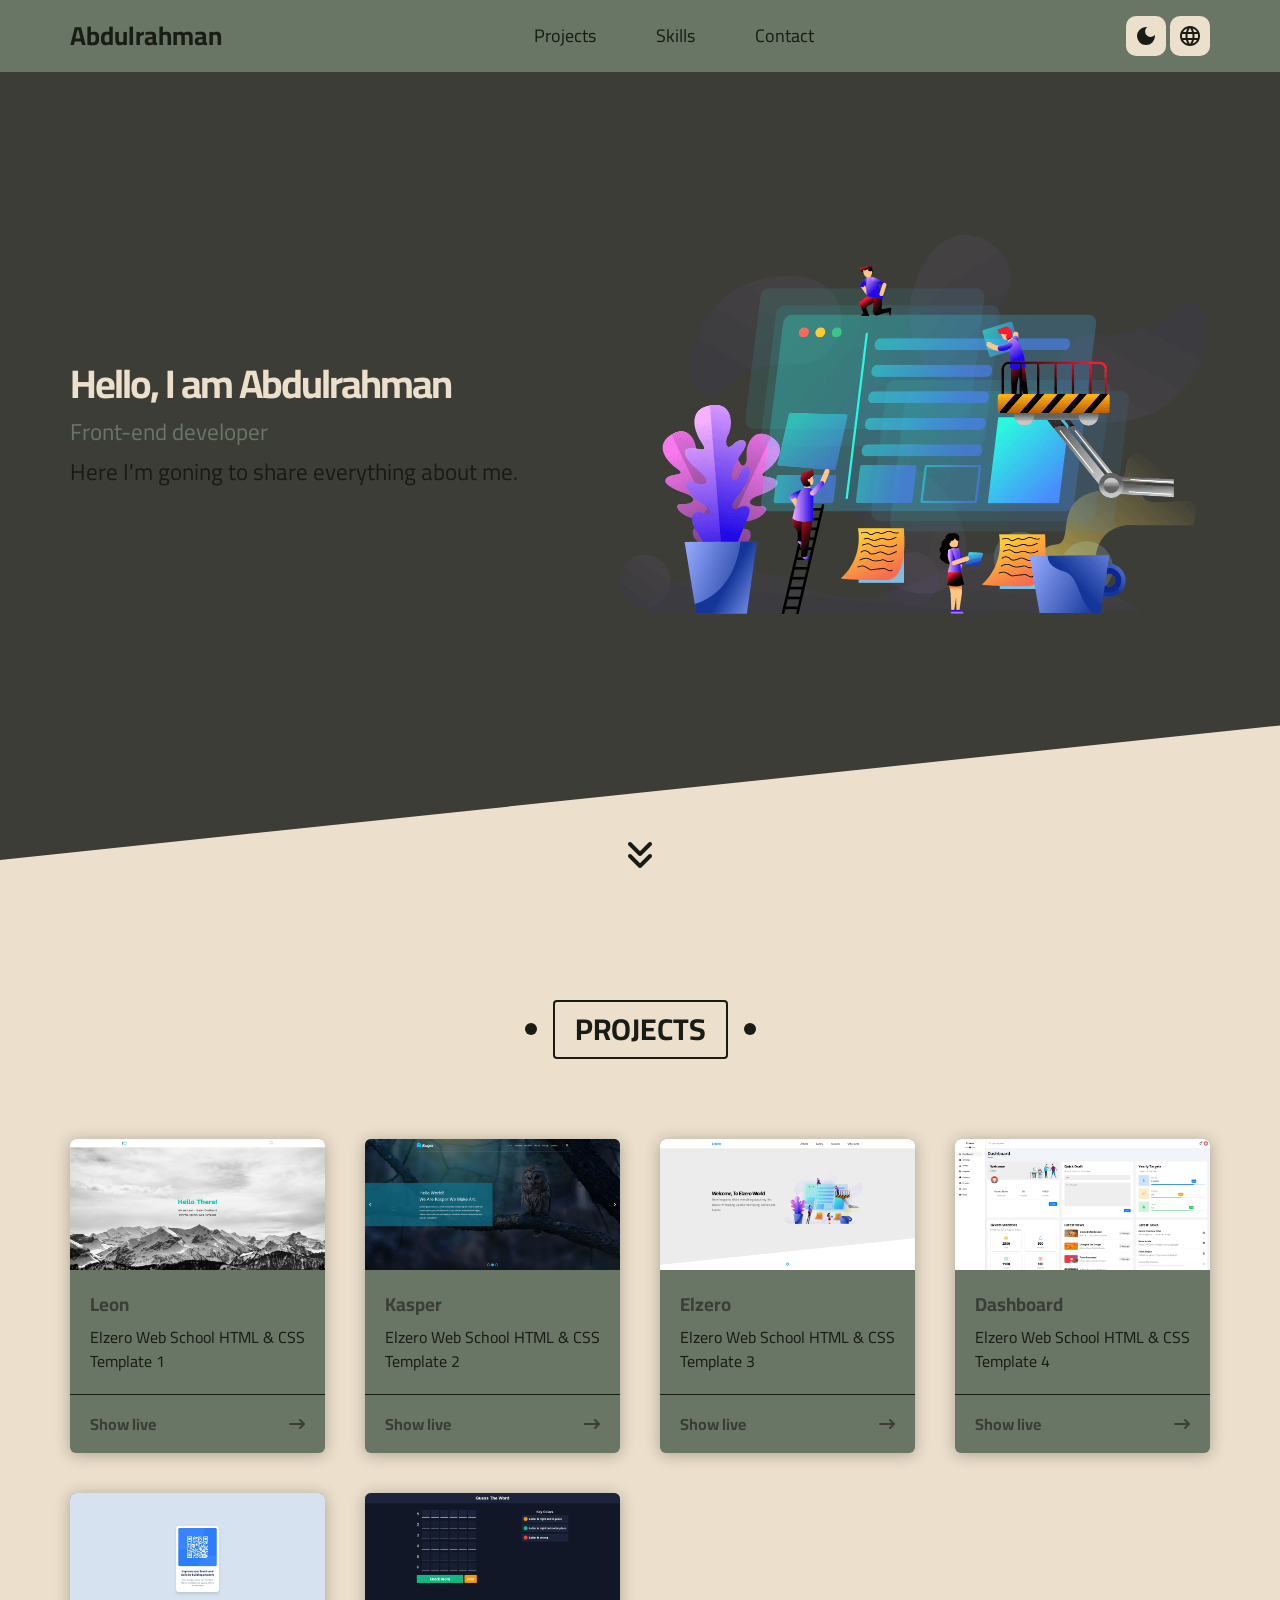
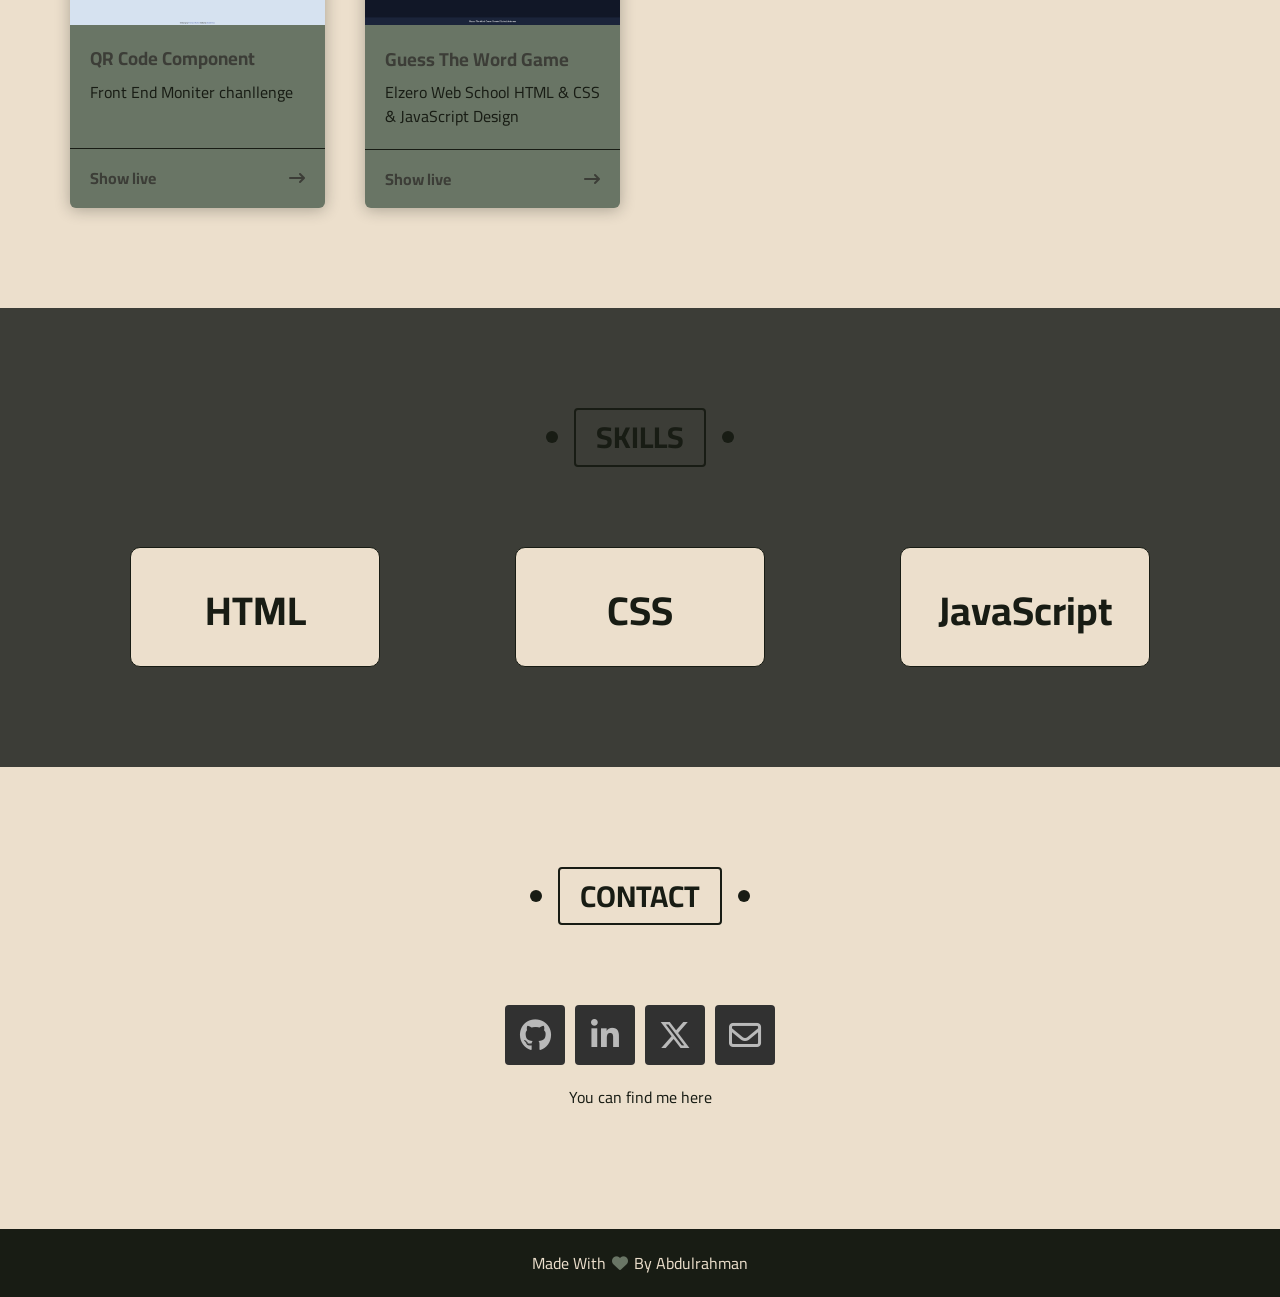
<file: index.html>
<!DOCTYPE html>
<html lang="en">

<head>
    <meta charset="UTF-8">
    <meta name="viewport" content="width=device-width, initial-scale=1.0">
    <title>Abdulrahman</title>
    <link rel="icon" href="imgs/favicon.ico" type="image/x-icon">
    <link rel="stylesheet" href="css/normalize.css">
    <!-- Font Awesome File -->
    <link rel="stylesheet" href="css/all.min.css">
    <link rel="stylesheet" href="css/main.css">
    <!-- Google Fonts -->
    <link rel="preconnect" href="https://fonts.googleapis.com">
    <link rel="preconnect" href="https://fonts.gstatic.com" crossorigin>
    <link href="https://fonts.googleapis.com/css2?family=Cairo:wght@200..1000&display=swap" rel="stylesheet">
</head>

<body>
    <!-- Start Header -->
    <div class="header" id="header">
        <div class="container">
            <a href="#" class="logo" data-i18n="logo"></a>
            <ul class="main-nav">
                <li><a href="#projects" data-i18n="projects"></a></li>
                <li><a href="#my-skills" data-i18n="skills"></a></li>
                <li><a href="#contact" data-i18n="contact"></a></li>
            </ul>
            <div class="switches">
                <button id="theme-switch">
                    <svg xmlns="http://www.w3.org/2000/svg" height="24px" viewBox="0 -960 960 960" width="24px" fill="#e3e3e3"><path d="M480-120q-150 0-255-105T120-480q0-150 105-255t255-105q14 0 27.5 1t26.5 3q-41 29-65.5 75.5T444-660q0 90 63 153t153 63q55 0 101-24.5t75-65.5q2 13 3 26.5t1 27.5q0 150-105 255T480-120Z"/></svg>
                    <svg xmlns="http://www.w3.org/2000/svg" height="24px" viewBox="0 -960 960 960" width="24px" fill="#e3e3e3"><path d="M480-280q-83 0-141.5-58.5T280-480q0-83 58.5-141.5T480-680q83 0 141.5 58.5T680-480q0 83-58.5 141.5T480-280ZM200-440H40v-80h160v80Zm720 0H760v-80h160v80ZM440-760v-160h80v160h-80Zm0 720v-160h80v160h-80ZM256-650l-101-97 57-59 96 100-52 56Zm492 496-97-101 53-55 101 97-57 59Zm-98-550 97-101 59 57-100 96-56-52ZM154-212l101-97 55 53-97 101-59-57Z"/></svg>
                </button>
                <button id="lang-switch">
                    <svg xmlns="http://www.w3.org/2000/svg" height="24px" viewBox="0 -960 960 960" width="24px" fill="#e3e3e3"><path d="M480-80q-82 0-155-31.5t-127.5-86Q143-252 111.5-325T80-480q0-83 31.5-155.5t86-127Q252-817 325-848.5T480-880q83 0 155.5 31.5t127 86q54.5 54.5 86 127T880-480q0 82-31.5 155t-86 127.5q-54.5 54.5-127 86T480-80Zm0-82q26-36 45-75t31-83H404q12 44 31 83t45 75Zm-104-16q-18-33-31.5-68.5T322-320H204q29 50 72.5 87t99.5 55Zm208 0q56-18 99.5-55t72.5-87H638q-9 38-22.5 73.5T584-178ZM170-400h136q-3-20-4.5-39.5T300-480q0-21 1.5-40.5T306-560H170q-5 20-7.5 39.5T160-480q0 21 2.5 40.5T170-400Zm216 0h188q3-20 4.5-39.5T580-480q0-21-1.5-40.5T574-560H386q-3 20-4.5 39.5T380-480q0 21 1.5 40.5T386-400Zm268 0h136q5-20 7.5-39.5T800-480q0-21-2.5-40.5T790-560H654q3 20 4.5 39.5T660-480q0 21-1.5 40.5T654-400Zm-16-240h118q-29-50-72.5-87T584-782q18 33 31.5 68.5T638-640Zm-234 0h152q-12-44-31-83t-45-75q-26 36-45 75t-31 83Zm-200 0h118q9-38 22.5-73.5T376-782q-56 18-99.5 55T204-640Z"/></svg>
                    <!-- <svg xmlns="http://www.w3.org/2000/svg" height="24px" viewBox="0 -960 960 960" width="24px" fill="#e3e3e3"><path d="m480-80-40-120H160q-33 0-56.5-23.5T80-280v-520q0-33 23.5-56.5T160-880h240l35 120h365q35 0 57.5 22.5T880-680v520q0 33-22.5 56.5T800-80H480ZM286-376q69 0 113.5-44.5T444-536q0-8-.5-14.5T441-564H283v62h89q-8 28-30.5 43.5T287-443q-39 0-67-28t-28-69q0-41 28-69t67-28q18 0 34 6.5t29 19.5l49-47q-21-22-50.5-34T286-704q-67 0-114.5 47.5T124-540q0 69 47.5 116.5T286-376Zm268 20 22-21q-14-17-25.5-33T528-444l26 88Zm50-51q28-33 42.5-63t19.5-47H507l12 42h40q8 15 19 32.5t26 35.5Zm-84 287h280q18 0 29-11.5t11-28.5v-520q0-18-11-29t-29-11H447l47 162h79v-42h41v42h146v41h-51q-10 38-30 74t-47 67l109 107-29 29-108-108-36 37 32 111-80 80Z"/></svg> -->
                    <!-- <svg xmlns="http://www.w3.org/2000/svg" height="24px" viewBox="0 -960 960 960" width="24px" fill="#e3e3e3"><path d="m476-80 182-480h84L924-80h-84l-43-122H603L560-80h-84ZM160-200l-56-56 202-202q-35-35-63.5-80T190-640h84q20 39 40 68t48 58q33-33 68.5-92.5T484-720H40v-80h280v-80h80v80h280v80H564q-21 72-63 148t-83 116l96 98-30 82-122-125-202 201Zm468-72h144l-72-204-72 204Z"/></svg> -->
                </button>

            </div>
        </div>
    </div>
    <!-- End Header -->
    <!-- Start Landing -->
    <div class="landing">
        <div class="container">
            <div class="text">
                <h1 data-i18n="landing-header"></h1>
                <p data-i18n="landing-p"></p>
            </div>
            <div class="image">
                <img src="imgs/landing-image.png" alt="Landing image">
            </div>
        </div>
        <a href="#projects" class="go-down">
            <i class="fa-solid fa-angles-down fa-2x"></i>
        </a>
    </div>
    <!-- End Landing -->
    <!-- Start Projects -->
    <div class="projects" id="projects">
        <h2 class="main-title" data-i18n="projects"></h2>
        <div class="container">
            <!-- 1st box -->
            <div class="box">
                <img src="imgs/project-01.png" alt="Project 01 image">
                <div class="content">
                    <h3>Leon</h3>
                    <p>Elzero Web School HTML & CSS Template 1</p>
                </div>
                <div class="info">
                    <a href="https://d7omii.github.io/HTML_And_CSS_Template_One/" data-i18n="show"></a>
                    <span data-i18n="arrow"></span>
                </div>
            </div>
            <!-- 2nd box -->
            <div class="box">
                <img src="imgs/project-02.png" alt="Project 02 image">
                <div class="content">
                    <h3>Kasper</h3>
                    <p>Elzero Web School HTML & CSS Template 2</p>
                </div>
                <div class="info">
                    <a href="https://d7omii.github.io/HTML_And_CSS_Template_Two/" data-i18n="show"></a>
                    <span data-i18n="arrow"></span>
                </div>
            </div>
            <!-- 3rd box -->
            <div class="box">
                <img src="imgs/project-03.png" alt="Project 03 image">
                <div class="content">
                    <h3>Elzero</h3>
                    <p>Elzero Web School HTML & CSS Template 3</p>
                </div>
                <div class="info">
                    <a href="https://d7omii.github.io/HTML_And_CSS_Template_Three/" data-i18n="show"></a>
                    <span data-i18n="arrow"></span>
                </div>
            </div>
            <!-- 4th box -->
            <div class="box">
                <img src="imgs/project-04.png" alt="Project 04 image">
                <div class="content">
                    <h3>Dashboard</h3>
                    <p>Elzero Web School HTML & CSS Template 4</p>
                </div>
                <div class="info">
                    <a href="https://d7omii.github.io/HTML_And_CSS_Template_Four/" data-i18n="show"></a>
                    <span data-i18n="arrow"></span>
                </div>
            </div>
            <!-- 5th box -->
            <div class="box">
                <img src="imgs/project-05.png" alt="Project 05 image">
                <div class="content">
                    <h3>QR Code Component</h3>
                    <p>Front End Moniter chanllenge</p>
                </div>
                <div class="info">
                    <a href="/projects/FrontEndMentor/Newbie/qr-code-component/" data-i18n="show"></a>
                    <span data-i18n="arrow"></span>
                </div>
            </div>
            <!-- 6th box -->
            <div class="box">
                <img src="imgs/Guess-The-Word.png" alt="Project 06 image">
                <div class="content">
                    <h3>Guess The Word Game</h3>
                    <p>Elzero Web School HTML & CSS & JavaScript Design</p>
                </div>
                <div class="info">
                    <a href="https://d7omii.github.io/Guess-The-Word-Game/" data-i18n="show"></a>
                    <span data-i18n="arrow"></span>
                </div>
            </div>
        </div>
    </div>
    <!-- End Projects -->
    <!-- Start My Skills -->
    <div class="my-skills" id="my-skills">
        <h2 class="main-title" data-i18n="skills"></h2>
        <div class="container">
                <div class="skill">
                    <h3>HTML</h3>
                </div>
                <div class="skill">
                    <h3>CSS</h3>
                </div>
                <div class="skill">
                    <h3>JavaScript</h3>
                </div>
        </div>
    </div>
    <!-- Separator -->
    <!-- <div class="spikes"></div> -->
    <!-- End My Skills -->
    <!-- Start Contact -->
    <div class="contact" id="contact">
        <h2 class="main-title" data-i18n="contact"></h2>
        <div class="container">
            <ul class="social">
                <li><a class="github" href="https://github.com/D7omii" target="_blank"><i
                            class="fa-brands fa-github fa-2x"></i></a></li>
                <li><a class="linkedin" href="https://www.linkedin.com/in/abdurahman-alshamrani-961b251a7"
                        target="_blank"><i class="fa-brands fa-linkedin-in fa-2x"></i></a></li>
                <li><a class="x-twitter" href="https://x.com/AboDa7m_001" target="_blank"><i
                            class="fa-brands fa-x-twitter fa-2x"></i></a></li>
                <li><a class="email" href="mailto:abdulrahman.a.m.alshamrani@gmail.com"><i
                            class="fa-regular fa-envelope fa-2x"></i></a></li>
            </ul>
            <p class="text" data-i18n="contact-txt"></p>
        </div>
    </div>
    <!-- End Contact -->
    <!-- Start Footer -->
    <div class="footer">
        <p class="copyright" data-i18n="copyright"></p>
    </div>
    <!-- End Footer -->
    <script type="text/JavaScript" src="languages.js"></script>
    <script type="text/JavaScript" src="darkmode.js" defer></script>
    <!-- <script src="index.js"></script> -->
</body>

</html>
</file>
<file: css/main.css>
/* Start Global Rules */
* {
    box-sizing: border-box;
}

:root {
    --1st-color: rgb(236, 223, 204);
    --2nd-color: rgb(105, 117, 101);
    --3rd-color: rgb(60, 61, 55);
    --4th-color: rgb(24, 28, 20);
    --main-transition-duration: 0.3s;
    --main-section-padding: 100px;
    --section-background: #ececec;
}
.darkmode {
    --1st-color: rgb(24, 28, 20);
    --2nd-color: rgb(60, 61, 55);
    --3rd-color: rgb(105, 117, 101);
    --4th-color: rgb(236, 223, 204);
}
.ar {
    direction: rtl;
}

html {
    scroll-behavior: smooth;
}

body {
    font-family: "Cairo", sans-serif;
    background-color: var(--1st-color);
}

a {
    text-decoration: none;
}

ul {
    list-style: none;
    margin: 0;
    padding: 0;
}

.container {
    padding-left: 15px;
    padding-right: 15px;
    margin-left: auto;
    margin-right: auto;
}

/* Small */
@media (min-width: 768px) {
    .container {
        width: 750px;
    }
}

/* Medium */
@media (min-width: 992px) {
    .container {
        width: 970px;
    }
}

/* Large */
@media (min-width: 1200px) {
    .container {
        width: 1170px;
    }
}

.main-title {
    color: var(--4th-color);
    text-transform: uppercase;
    margin: 0 auto 80px;
    border: 2px solid var(--4th-color);
    padding: 10px 20px;
    font-size: 30px;
    width: fit-content;
    position: relative;
    z-index: 1;
    transition: var(--main-transition-duration);
    -webkit-transition: var(--main-transition-duration);
    -moz-transition: var(--main-transition-duration);
    -ms-transition: var(--main-transition-duration);
    -o-transition: var(--main-transition-duration);
    border-radius: 4px;
    -webkit-border-radius: 4px;
    -moz-border-radius: 4px;
    -ms-border-radius: 4px;
    -o-border-radius: 4px;
}

.main-title::before,
.main-title::after {
    content: "";
    position: absolute;
    width: 12px;
    height: 12px;
    background-color: var(--4th-color);
    top: 50%;
    border-radius: 50%;
    -webkit-border-radius: 50%;
    -moz-border-radius: 50%;
    -ms-border-radius: 50%;
    -o-border-radius: 50%;
    transform: translateY(-50%);
    -webkit-transform: translateY(-50%);
    -moz-transform: translateY(-50%);
    -ms-transform: translateY(-50%);
    -o-transform: translateY(-50%);
}

.main-title::before {
    left: -30px;
}

.main-title::after {
    right: -30px;
}

.main-title:hover::before {
    z-index: -1;
    animation: left-move 0.5s linear forwards;
    -webkit-animation: left-move 0.5s linear forwards;
}

.main-title:hover::after {
    z-index: -1;
    animation: right-move 0.5s linear forwards;
    -webkit-animation: right-move 0.5s linear forwards;
}

.main-title:hover {
    color: var(--1st-color);
    border-color: transparent;
    transition-delay: 0.5s;
}

.spikes {
    position: relative;
}

.spikes::after {
    content: "";
    position: absolute;
    right: 0;
    width: 100%;
    height: 30px;
    z-index: 1;
    background-image: linear-gradient(135deg, white 25%, transparent 25%),
        linear-gradient(225deg, white 25%, transparent 25%);
    background-size: 30px 30px;
}

/* End Global Rules */
/* Start Header  */
.header {
    background-color: var(--2nd-color);
    position: relative;
    /* box-shadow: 0 0 5px var(--1st-color); */
}

.header .container {
    display: flex;
    justify-content: space-between;
    align-items: center;
    flex-wrap: wrap;
    position: relative;
}

.header .logo {
    color: var(--4th-color);
    font-size: 26px;
    font-weight: bold;
    height: 72px;
    display: flex;
    justify-content: center;
    align-items: center;
}

@media (max-width: 767px) {
    .header .container {
        text-align: start;
    }
    .header .logo {
        width: 100%;
        height: 50px;
        border-bottom: 2px solid var(--4th-color);
    }
}

.header .main-nav {
    display: flex;
}

@media (max-width: 767px) {
    .header .main-nav {
        margin: auto auto auto 0;
    }
    .ar .header .main-nav {
        margin: auto 0 auto auto;
    }
}

.header .main-nav>li:hover .mega-menu {
    opacity: 1;
    z-index: 20;
    top: calc(100% + 1px);
}

.header .main-nav>li>a {
    display: flex;
    justify-content: center;
    align-items: center;
    height: 72px;
    position: relative;
    color: var(--4th-color);
    padding: 0 30px;
    overflow: hidden;
    font-size: 18px;
    transition: var(--main-transition-duration);
    -webkit-transition: var(--main-transition-duration);
    -moz-transition: var(--main-transition-duration);
    -ms-transition: var(--main-transition-duration);
    -o-transition: var(--main-transition-duration);
}

@media (max-width: 767px) {
    .header .main-nav>li>a {
        padding: 10px;
        font-size: 14px;
        height: 40px;
    }
}

.header .main-nav>li>a::before {
    display: none;
    content: "";
    position: absolute;
    width: 100%;
    height: 4px;
    background-color: var(--1st-color);
    top: 0;
    left: 0;
}

.header .main-nav>li>a:hover {
    color: var(--2nd-color);
    background-color: var(--4th-color);
}

.header .main-nav>li>a:hover::before {
    display: block;
}
#theme-switch {
    cursor: pointer;
    width: 40px;
    height: 40px;
    padding: 0;
    /*color: var(--4th-color);*/
    background-color: var(--1st-color);
    border: none;
    border-radius: 25%;
    -webkit-border-radius: 25%;
    -moz-border-radius: 25%;
    -ms-border-radius: 25%;
    -o-border-radius: 25%;
}
#theme-switch svg{
    position: relative;
    top: 2px;
    fill: var(--4th-color);
}
#theme-switch svg:last-child{
    display: none;
}
.darkmode #theme-switch svg:first-child{
    display: none;
}
.darkmode #theme-switch svg:last-child{
    display: inline;
}
#lang-switch {
    cursor: pointer;
    width: 40px;
    height: 40px;
    padding: 0;
    /*color: var(--4th-color);*/
    background-color: var(--1st-color);
    border: none;
    border-radius: 25%;
    -webkit-border-radius: 25%;
    -moz-border-radius: 25%;
    -ms-border-radius: 25%;
    -o-border-radius: 25%;
}
#lang-switch svg{
    position: relative;
    top: 2px;
    fill: var(--4th-color);
}
@media (max-width: 767px) {
    /* .switches {
        position: absolute;
        bottom: 3px;
        right: 5px;
    } */
    #theme-switch, #lang-switch {
        font-size: 5px;
        width: 32px;
        height: 32px;
    }
    #theme-switch svg, #lang-switch svg{
        top: 0;
    }
}
/* End Header  */
/* Start Landing */
.landing {
    position: relative;
}

.landing::before {
    content: "";
    position: absolute;
    left: 0;
    top: -40px;
    width: 100%;
    height: 100%;
    background-color: var(--3rd-color);
    z-index: -1;
    transform: skewY(-6deg);
    -webkit-transform: skewY(-6deg);
    -moz-transform: skewY(-6deg);
    -ms-transform: skewY(-6deg);
    -o-transform: skewY(-6deg);
    transform-origin: top left;
}

.landing .container {
    min-height: calc(100vh - 72px);
    display: flex;
    align-items: center;
    padding-bottom: 120px;
}

.landing .text {
    flex: 1;
}

@media (max-width: 991px) {
    .landing .container {
        flex-direction: column;
    }

    .landing .text {
        text-align: center;
    }
}

.landing .text h1 {
    color: var(--1st-color);
    font-size: 40px;
    margin: 0;
    letter-spacing: -2px;
}

@media (max-width: 767px) {
    .landing .text h1 {
        font-size: 28px;
    }
}

.landing .text p {
    font-size: 23px;
    line-height: 1.7;
    margin: 5px 0 0;
    color: var(--4th-color);
    max-width: 500px;
}

@media (max-width: 991px) {
    .landing .text p {
        margin: 10px auto;
    }
}

@media (max-width: 767px) {
    .landing .text p {
        font-size: 18px;
    }
}

.landing .text p span {
    display: block;
    color: var(--2nd-color);
}

.landing .image img {
    position: relative;
    width: 600px;
    max-width: 100%;
    animation: up-and-down 5s linear infinite;
    -webkit-animation: up-and-down 5s linear infinite;
}

@media (max-width: 991px) {
    .landing .image {
        order: -1;
        margin: 100px 0 70px;
    }
}

.landing .go-down {
    color: var(--4th-color);
    position: absolute;
    bottom: 30px;
    left: 50%;
    transform: translateX(-50%);
    -webkit-transform: translateX(-50%);
    -moz-transform: translateX(-50%);
    -ms-transform: translateX(-50%);
    -o-transform: translateX(-50%);
}

.landing .go-down:hover {
    color: var(--main-color-alt);
}

.landing .go-down i {
    animation: bouncing 1.5s infinite;
    -webkit-animation: bouncing 1.5s infinite;
}

/* End Landing */
/* Start Projects */
.projects {
    padding-top: var(--main-section-padding);
    padding-bottom: var(--main-section-padding);
    position: relative;
}

.projects .container {
    display: grid;
    grid-template-columns: repeat(auto-fill, minmax(250px, 1fr));
    gap: 40px;
}

.projects .box {
    color: var(--3rd-color);
    box-shadow: 0 2px 15px rgb(24 28 20 / 30%);
    background-color: var(--2nd-color);
    overflow: hidden;
    z-index: 1;
    border-radius: 6px;
    -webkit-border-radius: 6px;
    -moz-border-radius: 6px;
    -ms-border-radius: 6px;
    -o-border-radius: 6px;
    transition: transform var(--main-transition-duration), box-shadow var(--main-transition-duration);
    -webkit-transition: transform var(--main-transition-duration), box-shadow var(--main-transition-duration);
    -moz-transition: transform var(--main-transition-duration), box-shadow var(--main-transition-duration);
    -ms-transition: transform var(--main-transition-duration), box-shadow var(--main-transition-duration);
    -o-transition: transform var(--main-transition-duration), box-shadow var(--main-transition-duration);
}

.projects .box:hover {
    box-shadow: 0 2px 15px rgb(24 28 20 / 40%);
    transform: translateY(-10px);
    -webkit-transform: translateY(-10px);
    -moz-transform: translateY(-10px);
    -ms-transform: translateY(-10px);
    -o-transform: translateY(-10px);
}
.darkmode .projects .box {
    box-shadow: 0 2px 15px rgb(236 223 204 / 5%);
    background-color: var(--2nd-color);
}
.darkmode .projects .box:hover {
    box-shadow: 0 2px 15px rgb(236 223 204 / 10%);
}
.projects .box img {
    max-width: 100%;
}

.projects .box .content {
    padding: 20px;
}

@media (min-width: 991px) {
    .projects .box .content {
        height: 120px;
    }
}

.projects .box .content h3 {
    margin: 0;
}

.projects .box .content p {
    margin: 10px 0 0;
    line-height: 1.5;
    color: var(--4th-color);
}

.projects .box .info {
    padding: 20px;
    border-top: 1px solid var(--4th-color);
    display: flex;
    justify-content: space-between;
    align-items: center;
}
/* .ar .projects .box .info {
    direction: ltr;
} */
.projects .box .info a {
    font-weight: bold;
    color: var(--3rd-color);
}

.projects .box .info i {
    transition: 0.6s;
    -webkit-transition: 0.6s;
    -moz-transition: 0.6s;
    -ms-transition: 0.6s;
    -o-transition: 0.6s;
}

.projects .box:hover .info i {
    transform: translateX(10px);
    -webkit-transform: translateX(10px);
    -moz-transform: translateX(10px);
    -ms-transform: translateX(10px);
    -o-transform: translateX(10px);
}
.ar .projects .box:hover .info i {
    transform: translateX(-10px);
    -webkit-transform: translateX(-10px);
    -moz-transform: translateX(-10px);
    -ms-transform: translateX(-10px);
    -o-transform: translateX(-10px);
}

/* End Projects */
/* Start My Skills */
.my-skills {
    padding-top: var(--main-section-padding);
    padding-bottom: var(--main-section-padding);
    background-color: var(--3rd-color);
    position: relative;
}

.my-skills .container {
    display: flex;
    justify-content: space-around;
    align-items: center;
    flex-wrap: wrap;
    gap: 15px;
}

.my-skills .skill {
    background-color: var(--1st-color);
    width: 250px;
    height: 120px;
    border: 1px solid var(--4th-color);
    border-radius: 10px;
    -webkit-border-radius: 10px;
    -moz-border-radius: 10px;
    -ms-border-radius: 10px;
    -o-border-radius: 10px;
}
.my-skills .container h3 {
    font-size: 40px;
    font-weight: bold;
    color: var(--4th-color);
    text-align: center;
}


/* End My Skills */
/* Start Contact */
.contact {
    padding-top: var(--main-section-padding);
    padding-bottom: var(--main-section-padding);
    position: relative;
}

@media (max-width: 767px) {
    .contact {
        text-align: center;
    }
}

.contact .container {
    display: flex;
    justify-content: center;
    align-items: center;
    flex-direction: column;
    text-align: center;
}

.contact .social {
    display: flex;
    gap: 10px;
}

@media (max-width: 767px) {
    .contact .social {
        justify-content: center;
    }
}

.contact .social li a {
    background-color: #313131;
    color: #b9b9b9;
    display: inline-flex;
    justify-content: center;
    align-items: center;
    width: 60px;
    height: 60px;
    border-radius: 4px;
    -webkit-border-radius: 4px;
    -moz-border-radius: 4px;
    -ms-border-radius: 4px;
    -o-border-radius: 4px;
    transition: var(--main-transition-duration);
    -webkit-transition: var(--main-transition-duration);
    -moz-transition: var(--main-transition-duration);
    -ms-transition: var(--main-transition-duration);
    -o-transition: var(--main-transition-duration);
}

.contact .social .github:hover {
    background-color: #333;
    color: white;
}

.contact .social .linkedin:hover {
    background-color: #0a66c2;
    color: white;
}

.contact .social .x-twitter:hover {
    background-color: #14171a;
    color: white;
}

.contact .social .email:hover {
    background-color: #52bad5;
    color: white;
}

.contact .text {
    line-height: 2;
    color: var(--4th-color);
}

@media (max-width: 767px) {
    .contact .text {
        margin-bottom: 0;
    }
}

/* End Contact */
/* Start Footer */
.footer {
    background-color: var(--4th-color);
}

.footer .copyright {
    padding: 25px 0;
    text-align: center;
    color: var(--1st-color);
    margin: 0;
}

.footer .copyright i {
    color: var(--2nd-color);
    margin: 0 2px;
}

/* End Footer */
/* Start Animation */
@keyframes up-and-down {

    0%,
    100% {
        top: 0;
    }

    50% {
        top: -50px;
    }
}

@keyframes bouncing {

    0%,
    10%,
    20%,
    50%,
    80%,
    100% {
        transform: translateY(0);
        -webkit-transform: translateY(0);
        -moz-transform: translateY(0);
        -ms-transform: translateY(0);
        -o-transform: translateY(0);
    }

    40%,
    60% {
        transform: translateY(-15px);
        -webkit-transform: translateY(-15px);
        -moz-transform: translateY(-15px);
        -ms-transform: translateY(-15px);
        -o-transform: translateY(-15px);
    }
}

@keyframes left-move {
    50% {
        left: 0;
        width: 12px;
        height: 12px;
    }

    100% {
        left: 0;
        width: 100%;
        height: 100%;
        border-radius: 4px;
        -webkit-border-radius: 4px;
        -moz-border-radius: 4px;
        -ms-border-radius: 4px;
        -o-border-radius: 4px;
    }
}

@keyframes right-move {
    50% {
        right: 0;
        width: 12px;
        height: 12px;
    }

    100% {
        right: 0;
        width: 100%;
        height: 100%;
        border-radius: 4px;
        -webkit-border-radius: 4px;
        -moz-border-radius: 4px;
        -ms-border-radius: 4px;
        -o-border-radius: 4px;
    }
}

/* End Animation */
</file>
